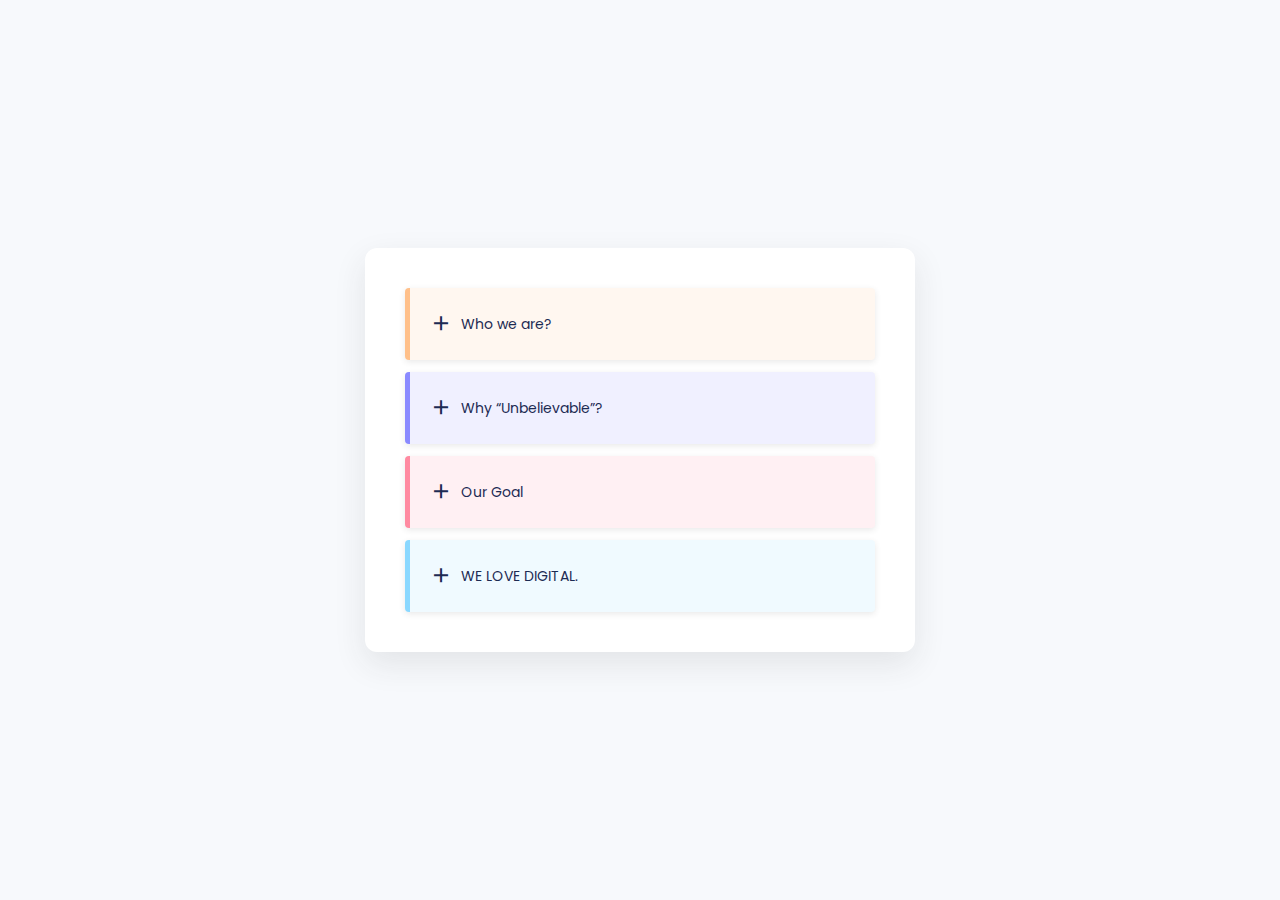
<file: index.html>
<!DOCTYPE html>
<html lang="en">

<head>
    <meta charset="UTF-8">
    <meta name="viewport" content="width=device-width, initial-scale=1.0">

    <!--=============== BOXICONS ===============-->
    <link rel="stylesheet" href="https://cdn.jsdelivr.net/npm/boxicons@latest/css/boxicons.min.css">

    <!--=============== CSS ===============-->
    <link rel="stylesheet" href="assets/css/styles.css">
    <!--===============JQuery-->
    <script src="https://cdnjs.cloudflare.com/ajax/libs/jquery/3.7.0/jquery.min.js"></script>
    <title>Accordion</title>
</head>

<body>
    <section class="accordion container">
        <div class="accordion__container">
            <div class="accordion__item">
                <header class="accordion__header">
                    <i class='bx bx-plus accordion__icon'></i>
                    <h3 class="accordion__title">Who we are?</h3>
                </header>

                <div class="accordion__content">
                    <p class="accordion__description">
                        We are a team of unbelievably talanted professionals with expertise in a number of fields,
                        including technology, design, marketing, communications, business, strategy and planning.
                    </p>
                </div>
            </div>

            <div class="accordion__item">
                <header class="accordion__header">
                    <i class='bx bx-plus accordion__icon'></i>
                    <h3 class="accordion__title">Why “Unbelievable”?</h3>
                </header>

                <div class="accordion__content">
                    <p class="accordion__description">
                        We noticed that this is the word people used mostly to describe the things we do. In a good way,
                        of course.
                    </p>
                </div>
            </div>

            <div class="accordion__item">
                <header class="accordion__header">
                    <i class='bx bx-plus accordion__icon'></i>
                    <h3 class="accordion__title">Our Goal</h3>
                </header>

                <div class="accordion__content">
                    <p class="accordion__description">
                        Our goal is to help our clients develop an unbelievable digital identity as well as support them
                        with their presence in the real world.
                    </p>
                </div>
            </div>

            <div class="accordion__item">
                <header class="accordion__header">
                    <i class='bx bx-plus accordion__icon'></i>
                    <h3 class="accordion__title">WE LOVE DIGITAL.</h3>
                </header>

                <div class="accordion__content">
                    <p class="accordion__description">
                        Unbelievable Digital is a team of talented and ambitious people with skills and expertise in a
                        variety of fields, which allows us to help you in every possible way to build a successful
                        brand. Our main strength is not in something specific – a service or product – our main strength
                        is our diverse team and ambition to solve problems and improve businesses.
                    </p>
                </div>
            </div>
        </div>
    </section>

    <!--=============== MAIN JS ===============-->
    <script src="assets/js/main.js"></script>
</body>

</html>
</file>
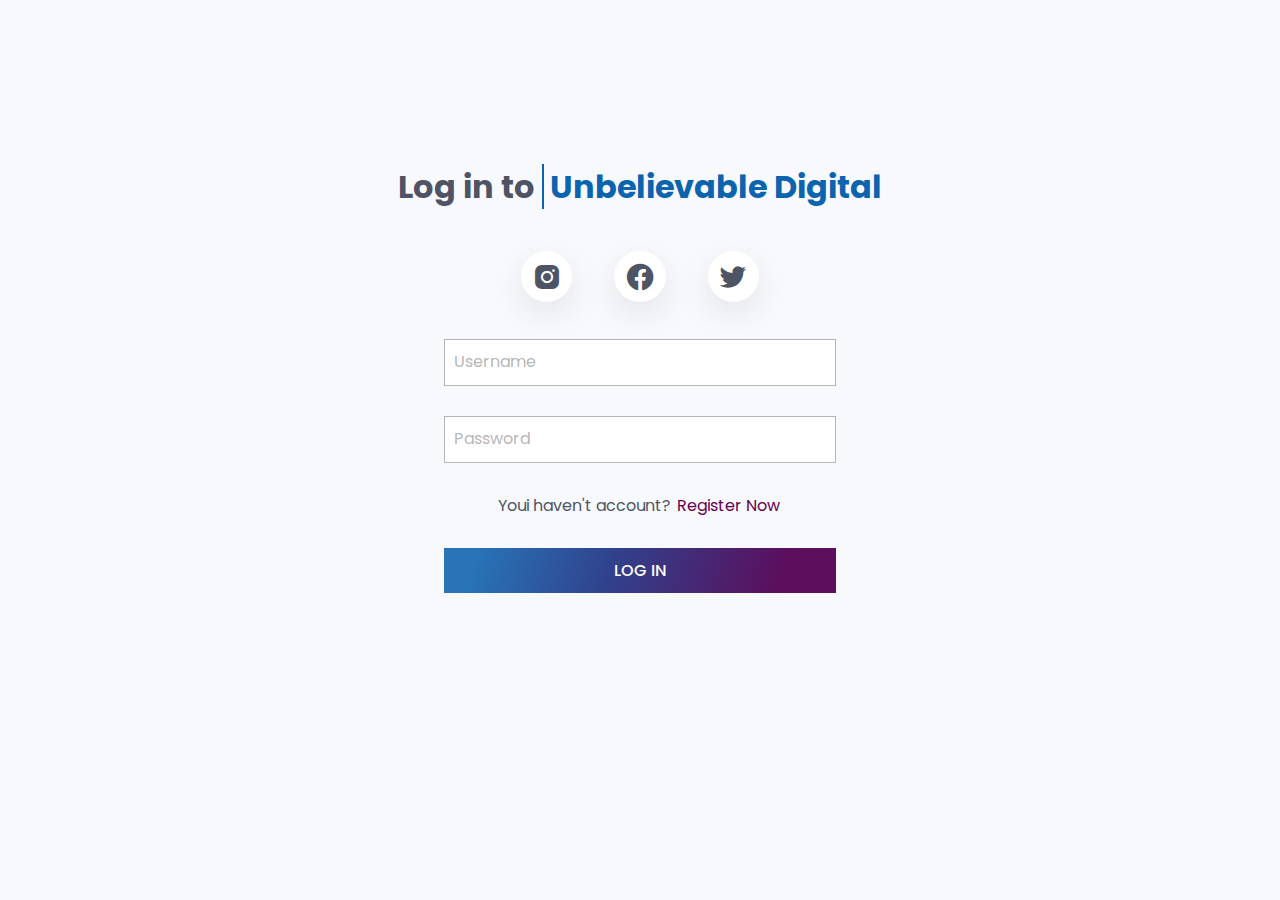
<file: forms-page.html>
<!DOCTYPE html>
<html lang="en">

<head>
    <meta charset="UTF-8">
    <meta name="viewport" content="width=device-width, initial-scale=1.0">

    <!--=============== BOXICONS ===============-->
    <link rel="stylesheet" href="https://cdn.jsdelivr.net/npm/boxicons@latest/css/boxicons.min.css">

    <!--=============== CSS ===============-->
    <link rel="stylesheet" href="assets/scss/styles.css">
    <!--===============JQuery-->
    <script src="https://cdnjs.cloudflare.com/ajax/libs/jquery/3.7.0/jquery.min.js"></script>
    <title>Unbelievable Team</title>
</head>

<body>
    <div class="message">
        <div class="message-content">
            <i class='bx bxs-check-circle'></i>
            <span class="text">Successfully registered!</span>
        </div>
        <div class="progress"></div>
    </div>
    <div class="form registration">
        <div class="wrapper">
            <h3 class="title">Register in to <span>Unbelievable Digital</span></h3>
            <div class="socials">
                <div class="socials">
                    <a href="https://www.instagram.com/unbelievable.digital/?hl=en" target="_blank"><i
                            class='bx bxl-instagram-alt socials__instagram'></i></a>
                    <a href="https://www.facebook.com/unbelievable.digital/" target="_blank"> <i
                            class='bx bxl-facebook-circle socials__facebook'></i></a>
                    <a href="#" target="_blank"><i class='bx bxl-twitter socials__twitter'></i></a>
                </div>
            </div>

            <form method="post">
                <div class="inputBox">
                    <input type="text" name="username" id="username" required>
                    <span class="text">Username</span>
                </div>
                <div class="inputBox">
                    <input type="email" name="email" id="email" required>
                    <span class="text">Email</span>
                </div>
                <div class="inputBox">
                    <input type="text" name="phone" id="phone" required>
                    <span class="text">Phone</span>
                </div>
                <div class="inputBox">
                    <input type="password" name="password" id="pasword" required>
                    <span class="text">Password</span>
                </div>
                <div class="registration">
                    <span>Youi haven an account?</span>
                    <a class="btn-login">Log in</a>
                </div>
                <button type="submit" class="btn-submit-ripple" id="btn-register">Register</button>
            </form>
        </div>

    </div>
    <div class="form login active">
        <div class="wrapper">
            <h3 class="title">Log in to <span>Unbelievable Digital</span></h3>
            <div class="socials">
                <div class="socials">
                    <a href="https://www.instagram.com/unbelievable.digital/?hl=en" target="_blank"><i
                            class='bx bxl-instagram-alt socials__instagram'></i></a>
                    <a href="https://www.facebook.com/unbelievable.digital/" target="_blank"> <i
                            class='bx bxl-facebook-circle socials__facebook'></i></a>
                    <a href="#" target="_blank"><i class='bx bxl-twitter socials__twitter'></i></a>
                </div>
            </div>
            <form action="./home-page.html" method="get">
                <div class="inputBox">
                    <input type="text" name="username" id="username" required>
                    <span class="text">Username</span>
                </div>
                <div class="inputBox">
                    <input type="password" name="password" id="pasword" required>
                    <span class="text">Password</span>
                </div>
                <div class="registration">
                    <span>Youi haven't account?</span>
                    <a class="btn-register">Register Now</a>
                </div>
                <button type="submit" class="btn-submit-ripple" action="https://google.com">Log in</button>
            </form>
        </div>
    </div>

    <!--=============== MAIN JS ===============-->
    <script src="assets/js/main.js"></script>
</body>

</html>
</file>
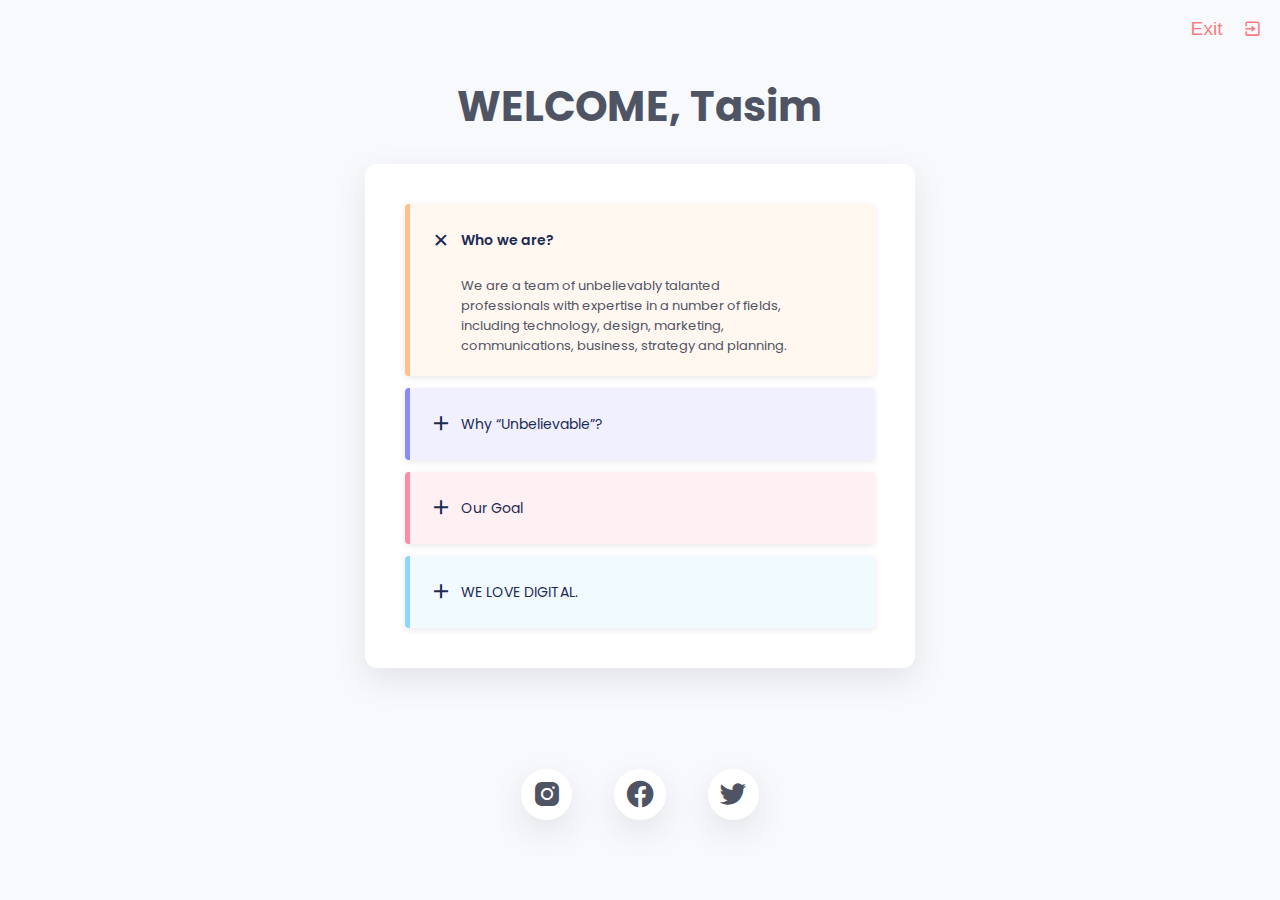
<file: home-page.html>
<!DOCTYPE html>
<html lang="en">

<head>
    <meta charset="UTF-8">
    <meta name="viewport" content="width=device-width, initial-scale=1.0">

    <!--=============== BOXICONS ===============-->
    <link rel="stylesheet" href="https://cdn.jsdelivr.net/npm/boxicons@latest/css/boxicons.min.css">

    <!--=============== CSS ===============-->
    <link rel="stylesheet" href="assets/scss/styles.css">
    <!--===============JQuery-->
    <script src="https://cdnjs.cloudflare.com/ajax/libs/jquery/3.7.0/jquery.min.js"></script>
    <title>Unbelievable Team</title>
</head>

<body>
    <section class="accordion container">
        <div class="accordion__user">
            <h1>WELCOME, <span class="username">Tasim</span></h1>
        </div>
        <div class="accordion__container">
            <div class="accordion__item accordion-open">
                <header class="accordion__header">
                    <i class='bx bx-plus accordion__icon'></i>
                    <h3 class="accordion__title">Who we are?</h3>
                </header>

                <div class="accordion__content" style="height: max-content;">
                    <p class="accordion__description">
                        We are a team of unbelievably talanted professionals with expertise in a number of fields,
                        including technology, design, marketing, communications, business, strategy and planning.
                    </p>
                </div>
            </div>

            <div class="accordion__item">
                <header class="accordion__header">
                    <i class='bx bx-plus accordion__icon'></i>
                    <h3 class="accordion__title">Why “Unbelievable”?</h3>
                </header>

                <div class="accordion__content">
                    <p class="accordion__description">
                        We noticed that this is the word people used mostly to describe the things we do. In a good way,
                        of course.
                    </p>
                </div>
            </div>

            <div class="accordion__item">
                <header class="accordion__header">
                    <i class='bx bx-plus accordion__icon'></i>
                    <h3 class="accordion__title">Our Goal</h3>
                </header>

                <div class="accordion__content">
                    <p class="accordion__description">
                        Our goal is to help our clients develop an unbelievable digital identity as well as support them
                        with their presence in the real world.
                    </p>
                </div>
            </div>

            <div class="accordion__item">
                <header class="accordion__header">
                    <i class='bx bx-plus accordion__icon'></i>
                    <h3 class="accordion__title">WE LOVE DIGITAL.</h3>
                </header>

                <div class="accordion__content">
                    <p class="accordion__description">
                        Unbelievable Digital is a team of talented and ambitious people with skills and expertise in a
                        variety of fields, which allows us to help you in every possible way to build a successful
                        brand. Our main strength is not in something specific – a service or product – our main strength
                        is our diverse team and ambition to solve problems and improve businesses.
                    </p>
                </div>
            </div>
        </div>
        <div class="socials">
            <a href="https://www.instagram.com/unbelievable.digital/?hl=en" target="_blank"><i
                    class='bx bxl-instagram-alt socials__instagram'></i></a>
            <a href="https://www.facebook.com/unbelievable.digital/" target="_blank"> <i
                    class='bx bxl-facebook-circle socials__facebook'></i></a>
            <a href="#" target="_blank"><i class='bx bxl-twitter socials__twitter'></i></a>
        </div>
        <form action="./forms-page.html" method="get">
            <button class="exit"> <span class="text">Exit</span> <i class='bx bx-exit'></i></button>
        </form>
    </section>
    <!--=============== MAIN JS ===============-->
    <script src="assets/js/main.js"></script>
</body>

</html>
</file>
<file: assets/css/styles.css>
/*=============== GOOGLE FONTS ===============*/
@import url("https://fonts.googleapis.com/css2?family=Poppins:wght@400;500;600&display=swap");

/*=============== VARIABLES CSS ===============*/
:root {
  /*========== Colors ==========*/
  --hue-color: 225;
  --first-color: hsl(var(--hue-color), 48%, 35%);
  --title-color: hsl(var(--hue-color), 48%, 22%);
  --text-color: hsl(var(--hue-color), 12%, 35%);
  --body-color: hsl(var(--hue-color), 49%, 98%);
  --container-color: #FFF;
  /*========== Font and typography ==========*/
  --body-font: 'Poppins', sans-serif;
  --normal-font-size: .938rem;
  --small-font-size: .813rem;
  --smaller-font-size: .75rem;
}

@media screen and (min-width: 968px) {
  :root {
    --normal-font-size: 1rem;
    --small-font-size: .875rem;
    --smaller-font-size: .813rem;
  }
}

/*=============== BASE ===============*/
* {
  box-sizing: border-box;
  padding: 0;
  margin: 0;
}

body {
  font-family: var(--body-font);
  font-size: var(--normal-font-size);
  background-color: var(--body-color);
  color: var(--text-color);
}

/*=============== LAYOUT ===============*/
.container {
  max-width: 968px;
  margin-left: 1rem;
  margin-right: 1rem;
}

/*=============== ACCORDION ===============*/
.accordion {
  display: grid;
  align-content: center;
  height: 100vh;
}

.accordion__container {
  display: grid;
  row-gap: .75rem;
  padding: 2rem 1rem;
  background-color: var(--container-color);
  border-radius: .5rem;
  box-shadow: 0 12px 32px rgba(51, 51, 51, 0.1);
}

.accordion__title {
  font-size: var(--small-font-size);
  color: var(--title-color);
  font-weight: 400;
  margin-top: .15rem;
  transition: .2s;
}

.accordion__header {
  display: flex;
  column-gap: .5rem;
  padding: 1.25rem 1.25rem 1.25rem 1rem;
  cursor: pointer;
}

.accordion__description {
  padding: 0 1.25rem 1.25rem 3rem;
  font-size: var(--smaller-font-size);
}

.accordion__icon {
  font-size: 1.5rem;
  height: max-content;
  color: var(--title-color);
  transition: .3s;
}

.accordion__item {
  box-shadow: 0 2px 6px rgba(38, 38, 38, 0.1);
  background-color: var(--container-color);
  border-radius: .25rem;
  position: relative;
  transition: all .25s ease;
}

.accordion__item::after {
  content: '';
  background-color: var(--first-color);
  width: 5px;
  height: 100%;
  position: absolute;
  top: 0;
  left: 0;
  border-radius: .25rem 0 0 .25rem;
}

.accordion__item:nth-child(1) {
  background-color: #fff7f0;
}

.accordion__item:nth-child(1)::after {
  background-color: #ffc08a;
}

.accordion__item:nth-child(2) {
  background-color: #f0f0ff;
}

.accordion__item:nth-child(2)::after {
  background-color: #8a8aff;
}

.accordion__item:nth-child(3) {
  background-color: #fff0f3;
}

.accordion__item:nth-child(3)::after {
  background-color: #ff8aa1;
}

.accordion__item:nth-child(4) {
  background-color: #f0faff;
}

.accordion__item:nth-child(4)::after {
  background-color: #8ad8ff;
}

.accordion__content {
  overflow: hidden;
  height: 0;
  transition: all .25s ease;
}

/*Rotate icon and add font weight to titles*/
.accordion-open .accordion__icon {
  transform: rotate(45deg);
}

.accordion-open .accordion__title {
  font-weight: 600;
}

/*=============== MEDIA QUERIES ===============*/
/* For medium devices */
@media screen and (min-width: 576px) {
  .accordion__container {
    width: 550px;
    padding: 2.5rem;
    justify-self: center;
    border-radius: .75rem;
  }

  .accordion__header {
    padding: 1.5rem;
  }

  .accordion__title {
    padding-right: 3.5rem;
  }

  .accordion__description {
    padding: 0 4rem 1.25rem 3.5rem;
  }
}

/* For large devices */
@media screen and (min-width: 968px) {
  .container {
    margin-left: auto;
    margin-right: auto;
  }
}
</file>
<file: assets/scss/styles.css>
/*=============== GOOGLE FONTS ===============*/
@import url("https://fonts.googleapis.com/css2?family=Poppins:wght@400;500;600&display=swap");
/*=============== VARIABLES CSS ===============*/
:root {
  /*========== Colors ==========*/
  --hue-color: 225;
  --first-color: hsl(var(--hue-color), 48%, 35%);
  --title-color: hsl(var(--hue-color), 48%, 22%);
  --text-color: hsl(var(--hue-color), 12%, 35%);
  --body-color: hsl(var(--hue-color), 49%, 98%);
  --container-color: #FFF;
  --black-color: #121212;
  /*========== Font and typography ==========*/
  --body-font: "Poppins", sans-serif;
  --normal-font-size: .938rem;
  --small-font-size: .813rem;
  --smaller-font-size: .75rem;
}
@media screen and (min-width: 968px) {
  :root {
    --normal-font-size: 1rem;
    --small-font-size: .875rem;
    --smaller-font-size: .813rem;
  }
}

/*=============== BASE ===============*/
* {
  box-sizing: border-box;
  padding: 0;
  margin: 0;
}

body {
  font-family: var(--body-font);
  font-size: var(--normal-font-size);
  background-color: var(--body-color);
  color: var(--text-color);
  overflow-x: hidden;
}

a {
  text-decoration: none;
}

/*=============== LAYOUT ===============*/
.container {
  max-width: 968px;
  margin-left: 1rem;
  margin-right: 1rem;
}

@keyframes ripple {
  from {
    opacity: 1;
    transform: scale(0);
  }
  to {
    opacity: 0;
    transform: scale(10);
  }
}
/*=============== ACCORDION ===============*/
.accordion {
  display: grid;
  align-content: center;
  height: 100vh;
}
.accordion__container {
  display: grid;
  row-gap: 0.75rem;
  padding: 2rem 1rem;
  background-color: var(--container-color);
  border-radius: 0.5rem;
  box-shadow: 0 12px 32px hsla(0, 0%, 20%, 0.1);
}
.accordion__user {
  text-align: center;
  margin-bottom: 1.6rem;
  font-size: 1.3rem;
}
.accordion__title {
  font-size: var(--small-font-size);
  color: var(--title-color);
  font-weight: 400;
  margin-top: 0.15rem;
  transition: 0.2s;
}
.accordion__header {
  display: flex;
  -moz-column-gap: 0.5rem;
       column-gap: 0.5rem;
  padding: 1.25rem 1.25rem 1.25rem 1rem;
  cursor: pointer;
}
.accordion__description {
  padding: 0 1.25rem 1.25rem 3rem;
  font-size: var(--smaller-font-size);
}
.accordion__icon {
  font-size: 1.5rem;
  height: -moz-max-content;
  height: max-content;
  color: var(--title-color);
  transition: 0.3s;
}
.accordion__item {
  box-shadow: 0 2px 6px hsla(0, 0%, 15%, 0.1);
  background-color: var(--container-color);
  border-radius: 0.25rem;
  position: relative;
  transition: all 0.25s ease;
}
.accordion__item::after {
  content: "";
  background-color: var(--first-color);
  width: 5px;
  height: 100%;
  position: absolute;
  top: 0;
  left: 0;
  border-radius: 0.25rem 0 0 0.25rem;
}
.accordion__item:nth-child(1) {
  background-color: hsl(28, 100%, 97%);
}
.accordion__item:nth-child(1)::after {
  background-color: hsl(28, 100%, 77%);
}
.accordion__item:nth-child(2) {
  background-color: hsl(240, 100%, 97%);
}
.accordion__item:nth-child(2)::after {
  background-color: hsl(240, 100%, 77%);
}
.accordion__item:nth-child(3) {
  background-color: hsl(348, 100%, 97%);
}
.accordion__item:nth-child(3)::after {
  background-color: hsl(348, 100%, 77%);
}
.accordion__item:nth-child(4) {
  background-color: hsl(200, 100%, 97%);
}
.accordion__item:nth-child(4)::after {
  background-color: hsl(200, 100%, 77%);
}
.accordion__content {
  overflow: hidden;
  height: 0;
  transition: all 0.25s ease;
}
.accordion .exit {
  position: absolute;
  right: 1.1rem;
  top: 1.1rem;
  background: none;
  border: none;
  font-size: 1.2rem;
  display: flex;
  align-items: center;
  justify-content: center;
  gap: 1.3rem;
  color: rgba(255, 0, 0, 0.527);
  cursor: pointer;
}
.accordion .exit i {
  transition: all 0.3s ease-in-out;
}
.accordion .exit:hover {
  color: red;
}
.accordion .exit:hover i {
  margin-left: 6px;
}

/*Rotate icon and add font weight to titles*/
.accordion-open .accordion__icon {
  transform: rotate(45deg);
}
.accordion-open .accordion__title {
  font-weight: 600;
}

/*=============== MEDIA QUERIES ===============*/
/* For medium devices */
@media screen and (min-width: 576px) {
  .accordion__container {
    width: 550px;
    padding: 2.5rem;
    justify-self: center;
    border-radius: 0.75rem;
  }
  .accordion__header {
    padding: 1.5rem;
  }
  .accordion__title {
    padding-right: 3.5rem;
  }
  .accordion__description {
    padding: 0 4rem 1.25rem 3.5rem;
  }
}
/* For large devices */
@media screen and (min-width: 968px) {
  .container {
    margin-left: auto;
    margin-right: auto;
  }
  form {
    width: 60%;
  }
}
/*==============SOCIALS==============*/
.socials {
  display: flex;
  align-items: center;
  justify-content: center;
  gap: 2rem;
  margin-top: 6rem;
}
.socials i {
  background: var(--container-color);
  box-shadow: 0 12px 32px hsla(0, 0%, 20%, 0.1);
  padding: 0.6rem;
  border-radius: 50%;
  font-size: 2rem;
  color: var(--text-color);
  margin: 3px;
}
.socials a {
  border: 2px solid transparent;
  border-radius: 50%;
  transition: all 0.3s ease-in-out;
}
.socials a:nth-child(1):hover {
  transform: scale(1.1);
  border: 2px solid red;
}
.socials a:nth-child(1):hover i {
  color: red;
}
.socials a:nth-child(2):hover {
  transform: scale(1.1);
  border: 2px solid blue;
}
.socials a:nth-child(2):hover i {
  color: blue;
}
.socials a:nth-child(3):hover {
  transform: scale(1.1);
  border: 2px solid aqua;
}
.socials a:nth-child(3):hover i {
  color: aqua;
}

/*==============FORM==========*/
.form {
  position: absolute;
  display: flex;
  align-items: center;
  justify-content: center;
  margin-top: 10rem;
  width: 100%;
}
.form .wrapper {
  display: flex;
  align-items: center;
  justify-content: center;
  flex-direction: column;
}
.form .wrapper .title {
  font-size: 2rem;
  padding: 3px;
  margin-bottom: 2rem;
  text-align: center;
}
.form .wrapper .title span {
  color: rgb(12, 100, 174);
  border-left: 2px solid rgb(12, 100, 174);
  padding-left: 6px;
}
.form .wrapper .socials {
  margin: 0;
}
.form .wrapper form {
  width: 80%;
  margin: 0 auto;
  display: flex;
  flex-direction: column;
  justify-content: center;
  align-items: center;
  gap: 30px;
  margin-top: 2rem;
}
.form .wrapper form .inputBox {
  position: relative;
  width: 100%;
}
.form .wrapper form .inputBox input {
  width: 100%;
  padding: 10px;
  font-size: 1rem;
  border: 1px solid rgba(128, 128, 128, 0.589);
  outline: none;
  color: #121212;
  font-family: var(--body-font);
  background: #fff;
}
.form .wrapper form .inputBox input:valid ~ span, .form .wrapper form .inputBox input:focus ~ span {
  transform: translateX(10px) translateY(-7px);
  font-size: 0.7em;
  padding: 0 10px;
  color: #fff;
  background-color: rgb(12, 100, 174);
}
.form .wrapper form .inputBox input:valid, .form .wrapper form .inputBox input:focus {
  border: 1px solid rgb(12, 100, 174);
}
.form .wrapper form .inputBox span {
  position: absolute;
  left: 0;
  padding: 10px;
  pointer-events: none;
  font-size: 1em;
  color: rgba(128, 128, 128, 0.589);
  transition: all 0.5s ease-in-out;
}
.form .wrapper form .registration a {
  border: 2px solid transparent;
  font-size: var(--normal-font-size);
  color: rgb(102, 1, 80);
  cursor: pointer;
}
.form .wrapper form .registration a:hover {
  border-bottom: 2px solid rgb(102, 1, 80);
}

.form.login {
  transform: translateX(-40%);
  pointer-events: none;
  opacity: 0;
  transition: all 0.25s ease-in-out;
}

.form.registration {
  transform: translateX(40%);
  pointer-events: none;
  opacity: 0;
  transition: all 0.25s ease-in-out;
}

.form.login.active,
.form.registration.active {
  transform: translateX(0);
  pointer-events: visible;
  opacity: 1;
}

@keyframes ripple {
  from {
    opacity: 1;
    transform: scale(0);
  }
  to {
    opacity: 0;
    transform: scale(10);
  }
}
.btn-submit-ripple {
  padding: 10px;
  width: 100%;
  font-size: 1rem;
  background: rgb(40, 116, 183);
  background: linear-gradient(106deg, rgb(40, 116, 183) 8%, rgb(49, 65, 140) 43%, rgb(91, 15, 93) 85%);
  border: none;
  color: #fff;
  text-transform: uppercase;
  font-weight: 500;
  font-family: var(--body-font);
  cursor: pointer;
  position: relative;
  overflow: hidden;
}
.btn-submit-ripple .ripple {
  position: absolute;
  border-radius: 50%;
  background-color: rgba(255, 255, 255, 0.6588235294);
  width: 100px;
  height: 100px;
  margin-top: -50px;
  margin-left: -50px;
  animation: ripple 1s;
  opacity: 0;
}
.btn-submit-ripple:hover {
  background: linear-gradient(-106deg, rgb(40, 116, 183) 8%, rgb(49, 65, 140) 43%, rgb(91, 15, 93) 85%);
}

.message {
  position: absolute;
  top: 2em;
  right: 3em;
  width: -moz-fit-content;
  width: fit-content;
  padding: 20px 35px;
  background: #fff;
  box-shadow: 0 5px 10px rgba(0, 0, 0, 0.1);
  border-left: 6px solid rgb(61, 216, 61);
  overflow: hidden;
  transform: translateX(calc(100% + 110px));
  transition: transform 0.25s ease-in-out;
}
.message .message-content {
  display: flex;
  align-items: center;
  justify-content: center;
  gap: 6px;
}
.message i {
  color: rgb(113, 250, 113);
  font-size: 2rem;
}
.message .progress {
  position: absolute;
  bottom: 0;
  left: 0;
  width: 100%;
  height: 3px;
  background: rgba(75, 75, 75, 0.26);
}
.message .progress::before {
  content: "";
  position: absolute;
  bottom: 0;
  right: 0;
  height: 100%;
  width: 100%;
  background: rgb(113, 250, 113);
}
.message.active {
  transform: translateX(0%);
}

.message.active .progress::before {
  animation: progress 5s linear forwards;
}

@keyframes progress {
  100% {
    right: 100%;
  }
}/*# sourceMappingURL=styles.css.map */
</file>
